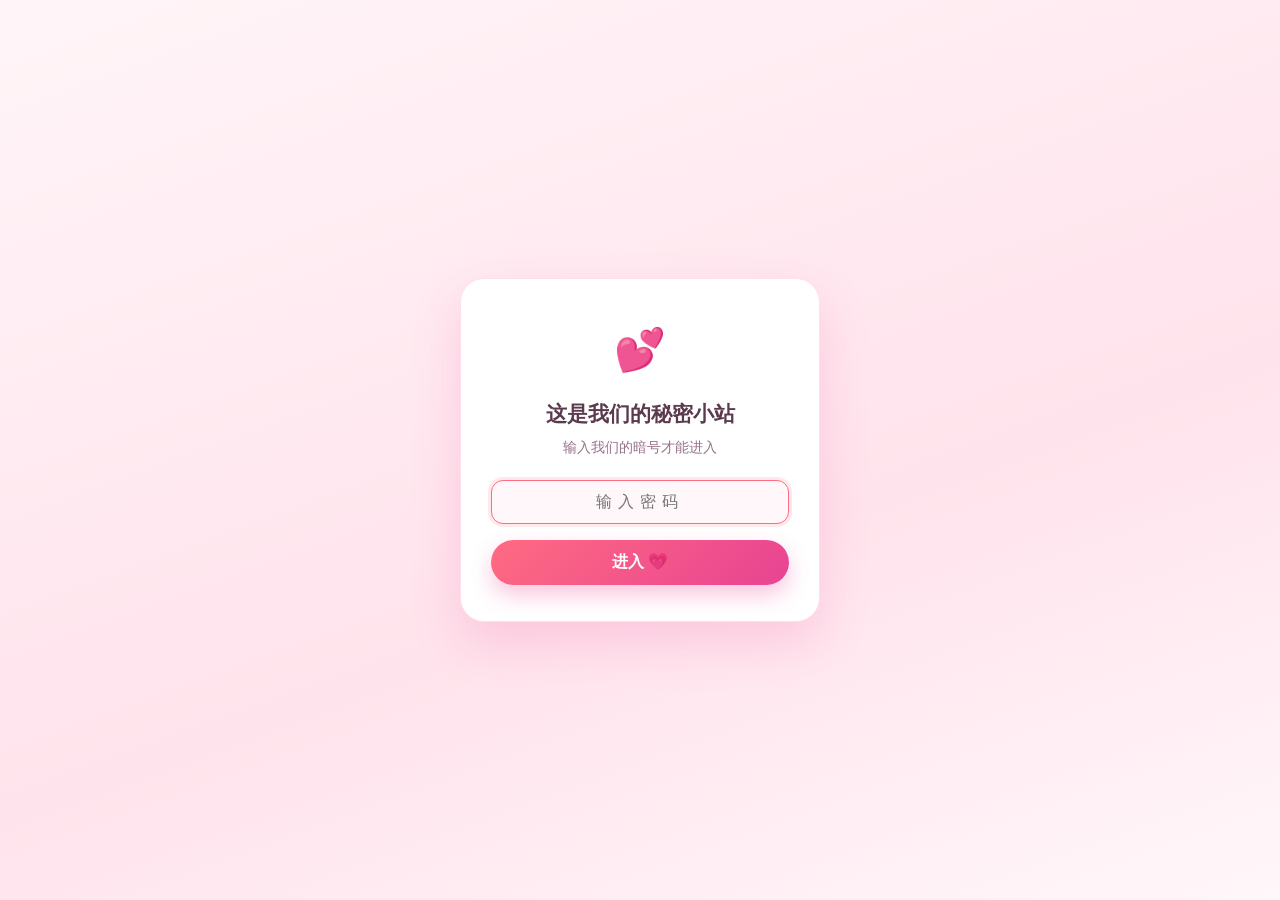
<file: index.html>
<!DOCTYPE html>
<html lang="zh-CN">
<head>
<meta charset="UTF-8">
<meta name="viewport" content="width=device-width, initial-scale=1.0">
<meta name="description" content="记录我们的爱情：两个人的合照、在一起的天数，以及每一次见面的回忆。">
<title>我们的爱情记录 💕</title>
<link rel="icon" href="data:image/svg+xml,<svg xmlns='http://www.w3.org/2000/svg' viewBox='0 0 100 100'><text y='.9em' font-size='90'>💕</text></svg>">
<link rel="stylesheet" href="assets/css/style.css">
</head>
<body data-page="home">

<!-- 密码锁 -->
<div class="lock-screen" id="lockScreen">
  <div class="lock-card">
    <div class="lock-heart">💕</div>
    <h2>这是我们的秘密小站</h2>
    <p class="lock-sub">输入我们的暗号才能进入</p>
    <input type="password" id="lockInput" placeholder="输入密码" maxlength="32" autocomplete="off">
    <button type="button" id="lockBtn">进入 💗</button>
    <p class="lock-error" id="lockError" hidden>密码不对，再想想～</p>
  </div>
</div>

<!-- 顶部导航 -->
<nav class="navbar">
  <div class="nav-inner">
    <a class="brand" href="index.html">💕 我们的记录</a>
    <div class="nav-links">
      <a href="index.html" class="active">首页</a>
      <a href="meetings.html">见面记录</a>
      <a href="gallery.html">图库</a>
      <a href="#" id="lockBtnNav" class="nav-lock" title="锁定网站">🔒</a>
    </div>
  </div>
</nav>

<!-- 首页大标题 -->
<header class="hero">
  <div class="hearts" aria-hidden="true">
    <span>💗</span><span>💕</span><span>💖</span><span>💘</span><span>💝</span><span>❤️</span>
  </div>
  <span class="hero-kicker">记录我们的每一个瞬间</span>
  <h1 class="hero-title">我们的爱情记录</h1>
  <p class="hero-names"><span id="boyName">···</span> 💕 <span id="girlName">···</span></p>
  <p class="hero-since" id="heroSince"></p>

  <div class="hero-counters">
    <div class="counter-card">
      <div class="counter-number" id="togetherDays">--</div>
      <div class="counter-label" id="togetherLabel">我们已经在一起</div>
    </div>
    <div class="counter-card">
      <div class="counter-number" id="nextMilestoneDays">--</div>
      <div class="counter-label" id="nextMilestoneLabel">距离下一个纪念日</div>
    </div>
    <div class="counter-card" id="nextMeetingCard" hidden>
      <div class="counter-number" id="nextMeetingDays">--</div>
      <div class="counter-label">距离下次见面（天）</div>
    </div>
  </div>
</header>

<!-- 关于我们 -->
<section class="section">
  <h2 class="section-title">关于我们</h2>
  <div class="about-grid" id="aboutGrid"></div>
</section>

<!-- 我们的纪念日 -->
<section class="section">
  <h2 class="section-title">我们的纪念日</h2>
  <p class="section-sub">每一个日子，都值得倒数与庆祝</p>
  <div class="birthday-grid" id="birthdayCards"></div>
  <div class="milestone-grid" id="milestoneList"></div>
</section>

<!-- 照片墙 -->
<section class="section">
  <h2 class="section-title">我们的照片墙</h2>
  <p class="section-sub">每一张照片，都是我们的故事</p>
  <div class="gallery" id="usGallery"></div>
  <div class="center"><a class="btn" href="gallery.html">查看全部照片和视频 💕</a></div>
</section>

<!-- 最近的见面 -->
<section class="section">
  <h2 class="section-title">最近的见面</h2>
  <p class="section-sub">每一次见面，都值得被记住</p>
  <div class="meetings-grid" id="recentMeetings"></div>
  <div class="center"><a class="btn" href="meetings.html">查看全部见面记录 💕</a></div>
</section>

<footer class="footer">
  <p>💕 用心记录我们的每一天 💕</p>
  <p id="footerCopy"></p>
</footer>

<script src="assets/js/data.js"></script>
<script src="assets/js/main.js"></script>
</body>
</html>
</file>
<file: assets/css/style.css>
/* ============================================================
 *  全站样式：粉色浪漫风格
 * ============================================================ */

:root {
  --pink-1: #ff8fab;
  --pink-2: #ff6b81;
  --pink-3: #e84393;
  --pink-soft: #ffe3ec;
  --card: rgba(255, 255, 255, 0.88);
  --text: #5b3a4d;
  --text-soft: #96718a;
  --shadow: 0 10px 28px rgba(232, 67, 147, 0.13);
}

* { box-sizing: border-box; margin: 0; padding: 0; }

html { scroll-behavior: smooth; }

body {
  font-family: "PingFang SC", "Hiragino Sans GB", "Microsoft YaHei", "Noto Sans SC", sans-serif;
  color: var(--text);
  line-height: 1.7;
  min-height: 100vh;
  background: linear-gradient(160deg, #fff5f8 0%, #ffeef3 45%, #fff7fa 100%);
}

body::before {
  content: "";
  position: fixed;
  inset: 0;
  z-index: -1;
  background:
    radial-gradient(620px 420px at 8% 18%, rgba(255, 143, 171, 0.18), transparent 60%),
    radial-gradient(560px 400px at 92% 72%, rgba(255, 182, 193, 0.22), transparent 60%);
}

.center { text-align: center; }

/* ---------- 顶部导航 ---------- */
.navbar {
  position: sticky;
  top: 0;
  z-index: 100;
  background: rgba(255, 255, 255, 0.8);
  backdrop-filter: blur(12px);
  -webkit-backdrop-filter: blur(12px);
  box-shadow: 0 2px 14px rgba(232, 67, 147, 0.08);
}
.nav-inner {
  max-width: 1080px;
  margin: 0 auto;
  padding: 13px 20px;
  display: flex;
  align-items: center;
  justify-content: space-between;
}
.brand {
  font-weight: 700;
  font-size: 1.12rem;
  color: var(--pink-3);
  text-decoration: none;
  letter-spacing: 1px;
}
.nav-links a {
  margin-left: 10px;
  padding: 6px 16px;
  border-radius: 999px;
  text-decoration: none;
  color: var(--text-soft);
  font-weight: 600;
  font-size: 0.95rem;
  transition: all 0.2s;
}
.nav-links a:hover { color: var(--pink-3); background: var(--pink-soft); }
.nav-links a.active {
  color: #fff;
  background: linear-gradient(135deg, var(--pink-2), var(--pink-3));
  box-shadow: 0 6px 16px rgba(232, 67, 147, 0.3);
}

/* ---------- 首页大标题 ---------- */
.hero {
  position: relative;
  overflow: hidden;
  text-align: center;
  padding: 84px 20px 66px;
}
.hero-kicker {
  display: inline-block;
  background: #fff;
  border: 1px solid #ffe0ea;
  color: var(--pink-3);
  font-size: 0.85rem;
  padding: 5px 18px;
  border-radius: 999px;
  margin-bottom: 20px;
  box-shadow: var(--shadow);
}
.hero-title {
  font-size: clamp(2rem, 5.2vw, 3.2rem);
  letter-spacing: 3px;
  background: linear-gradient(120deg, #ff758c, #e84393 55%, #ff758c);
  -webkit-background-clip: text;
  background-clip: text;
  color: transparent;
  margin-bottom: 10px;
}
.hero-names { font-size: 1.25rem; font-weight: 600; }
.hero-names span { color: var(--pink-3); }
.hero-since { margin-top: 10px; font-size: 0.95rem; color: var(--text-soft); }
.hero-counters {
  display: flex;
  flex-wrap: wrap;
  justify-content: center;
  gap: 20px;
  margin-top: 40px;
}
.counter-card {
  min-width: 200px;
  padding: 22px 34px;
  border-radius: 22px;
  background: var(--card);
  border: 1px solid #ffe0ea;
  box-shadow: var(--shadow);
  backdrop-filter: blur(6px);
}
.counter-number {
  font-size: 2.5rem;
  font-weight: 800;
  color: var(--pink-2);
  line-height: 1.2;
}
.counter-label { font-size: 0.9rem; color: var(--text-soft); }

/* 飘起来的小爱心 */
.hearts span {
  position: absolute;
  bottom: -40px;
  font-size: 26px;
  opacity: 0;
  animation: floatUp 10s linear infinite;
  pointer-events: none;
}
.hearts span:nth-child(1) { left: 8%;  font-size: 20px; animation-delay: 0s;    animation-duration: 11s; }
.hearts span:nth-child(2) { left: 22%; font-size: 26px; animation-delay: 2.2s;  animation-duration: 13s; }
.hearts span:nth-child(3) { left: 38%; font-size: 30px; animation-delay: 4.6s;  animation-duration: 9s;  }
.hearts span:nth-child(4) { left: 55%; font-size: 24px; animation-delay: 1.3s;  animation-duration: 12s; }
.hearts span:nth-child(5) { left: 72%; font-size: 22px; animation-delay: 3.4s;  animation-duration: 10s; }
.hearts span:nth-child(6) { left: 88%; font-size: 26px; animation-delay: 5.6s;  animation-duration: 13s; }
@keyframes floatUp {
  0%   { transform: translateY(0) rotate(-8deg) scale(0.7); opacity: 0; }
  10%  { opacity: 0.9; }
  50%  { transform: translateY(-45vh) rotate(8deg) scale(1); }
  100% { transform: translateY(-95vh) rotate(-6deg) scale(0.85); opacity: 0; }
}

/* ---------- 通用区块 ---------- */
.section { max-width: 1080px; margin: 0 auto; padding: 52px 20px; }
.section-title {
  text-align: center;
  font-size: 1.75rem;
  letter-spacing: 2px;
  margin-bottom: 6px;
}
.section-title::after {
  content: "💕";
  display: block;
  font-size: 1rem;
  margin-top: 6px;
  opacity: 0.75;
}
.section-sub { text-align: center; color: var(--text-soft); margin-bottom: 34px; }

/* ---------- 关于我们 ---------- */
.about-grid {
  display: grid;
  grid-template-columns: 1fr 1fr;
  gap: 20px;
}
.person-card {
  display: flex;
  flex-direction: column;
  border-radius: 18px;
  overflow: hidden;
  background: var(--card);
  border: 1px solid #ffe0ea;
  box-shadow: var(--shadow);
}
.person-card .photo-card { border-radius: 0; box-shadow: none; }
.person-info { padding: 16px 18px 18px; }
.person-info h3 { font-size: 1.25rem; margin-bottom: 4px; }
.person-line { font-size: 0.92rem; color: var(--text-soft); }
.about-intro {
  grid-column: 1 / -1;
  padding: 22px 26px;
  border-radius: 18px;
  background: var(--card);
  border: 1px solid #ffe0ea;
  box-shadow: var(--shadow);
  color: var(--text-soft);
  font-size: 0.98rem;
}

/* ---------- 纪念日与生日 ---------- */
.birthday-grid {
  display: grid;
  grid-template-columns: repeat(auto-fit, minmax(250px, 1fr));
  gap: 18px;
  margin-bottom: 22px;
}
.birthday-card {
  padding: 20px 22px;
  border-radius: 18px;
  background: linear-gradient(135deg, #ffffff, #fff3f7);
  border: 1px solid #ffe0ea;
  box-shadow: var(--shadow);
}
.birthday-name { font-size: 1.1rem; font-weight: 700; }
.birthday-date { margin-top: 2px; font-size: 0.92rem; color: var(--pink-3); }
.birthday-age { font-size: 0.88rem; color: var(--text-soft); }
.birthday-countdown { margin-top: 12px; font-size: 0.95rem; color: var(--text-soft); }
.birthday-countdown b { margin: 0 4px; font-size: 1.3rem; color: var(--pink-2); }

.milestone-grid {
  display: grid;
  grid-template-columns: repeat(auto-fill, minmax(170px, 1fr));
  gap: 14px;
}
.milestone-chip {
  padding: 16px 14px;
  text-align: center;
  border-radius: 16px;
  background: var(--card);
  border: 1px solid #ffe0ea;
  box-shadow: var(--shadow);
}
.milestone-label { font-weight: 700; }
.milestone-date { margin: 4px 0; font-size: 0.85rem; color: var(--text-soft); }
.milestone-status { font-size: 0.9rem; color: var(--pink-3); }
.milestone-status b { font-size: 1.15rem; color: var(--pink-2); }
.milestone-chip.is-past { opacity: 0.55; }
.milestone-chip.is-today {
  border-color: var(--pink-1);
  background: linear-gradient(135deg, #fff0f5, #ffe3ec);
}

/* ---------- 照片卡片 ---------- */
.photo-card {
  position: relative;
  border-radius: 16px;
  overflow: hidden;
  background: #fff;
  box-shadow: var(--shadow);
}
.photo-card img {
  display: block;
  width: 100%;
  aspect-ratio: 4 / 3;
  object-fit: cover;
  cursor: zoom-in;
  transition: transform 0.35s ease;
}
.photo-card:hover img { transform: scale(1.05); }
.photo-card figcaption {
  position: absolute;
  left: 0;
  right: 0;
  bottom: 0;
  padding: 22px 12px 8px;
  font-size: 0.85rem;
  color: #fff;
  background: linear-gradient(transparent, rgba(0, 0, 0, 0.55));
  pointer-events: none;
}
.photo-card.is-placeholder {
  aspect-ratio: 4 / 3;
  display: flex;
  flex-direction: column;
  align-items: center;
  justify-content: center;
  gap: 8px;
  border: 2px dashed #ffc7d8;
  background: #fff3f7;
  color: #d98ba6;
  font-size: 0.88rem;
}
.photo-card.is-placeholder .placeholder-icon { font-size: 2rem; }

.gallery {
  display: grid;
  grid-template-columns: repeat(auto-fill, minmax(220px, 1fr));
  gap: 18px;
}

/* ---------- 见面记录卡片 ---------- */
.meetings-grid {
  display: grid;
  grid-template-columns: repeat(auto-fill, minmax(280px, 1fr));
  gap: 20px;
}
.meeting-card {
  padding: 20px;
  border-radius: 18px;
  background: var(--card);
  border: 1px solid #ffe0ea;
  box-shadow: var(--shadow);
}
.meeting-times {
  display: inline-block;
  padding: 3px 14px;
  margin-bottom: 10px;
  border-radius: 999px;
  font-size: 0.8rem;
  color: #fff;
  background: linear-gradient(135deg, var(--pink-2), var(--pink-3));
}
.meeting-date { font-size: 0.95rem; font-weight: 700; color: var(--pink-3); }
.meeting-title { font-size: 1.15rem; margin: 4px 0 2px; }
.meeting-location { font-size: 0.9rem; color: var(--text-soft); }
.meeting-desc { margin-top: 8px; font-size: 0.92rem; color: var(--text-soft); }
.meeting-photos {
  display: grid;
  grid-template-columns: repeat(auto-fill, minmax(130px, 1fr));
  gap: 10px;
  margin-top: 14px;
}

/* ---------- 按钮 ---------- */
.btn {
  display: inline-block;
  margin-top: 28px;
  padding: 12px 30px;
  border-radius: 999px;
  text-decoration: none;
  font-weight: 600;
  color: #fff;
  background: linear-gradient(135deg, var(--pink-2), var(--pink-3));
  box-shadow: 0 10px 22px rgba(232, 67, 147, 0.32);
  transition: transform 0.2s, box-shadow 0.2s;
}
.btn:hover { transform: translateY(-2px); box-shadow: 0 14px 26px rgba(232, 67, 147, 0.4); }

/* ---------- 见面记录页 ---------- */
.page-hero { position: relative; overflow: hidden; text-align: center; padding: 64px 20px 8px; }
.page-hero .hero-title { margin-bottom: 4px; }

.stats {
  display: flex;
  flex-wrap: wrap;
  justify-content: center;
  gap: 14px;
  margin-bottom: 38px;
}
.stat {
  min-width: 132px;
  padding: 13px 22px;
  text-align: center;
  border-radius: 15px;
  background: var(--card);
  border: 1px solid #ffe0ea;
  box-shadow: var(--shadow);
}
.stat b { display: block; font-size: 1.45rem; color: var(--pink-2); }
.stat span { font-size: 0.82rem; color: var(--text-soft); }

/* 时间轴 */
.timeline {
  position: relative;
  max-width: 780px;
  margin: 0 auto;
  padding: 8px 0 8px 46px;
}
.timeline::before {
  content: "";
  position: absolute;
  left: 19px;
  top: 10px;
  bottom: 10px;
  width: 3px;
  border-radius: 3px;
  background: linear-gradient(180deg, #ffc7d8, var(--pink-2));
}
.timeline-entry { position: relative; margin-bottom: 30px; }
.timeline-dot {
  position: absolute;
  left: -46px;
  top: 16px;
  width: 40px;
  height: 40px;
  display: flex;
  align-items: center;
  justify-content: center;
  font-size: 1.05rem;
  border-radius: 50%;
  background: #fff;
  border: 2px solid var(--pink-1);
  box-shadow: 0 4px 12px rgba(232, 67, 147, 0.22);
}

/* ---------- 空状态提示 ---------- */
.empty-tip {
  text-align: center;
  padding: 30px 20px;
  border-radius: 16px;
  border: 1px dashed #ffc7d8;
  background: var(--card);
  color: var(--text-soft);
}

/* ---------- 灯箱（点击照片放大） ---------- */
.lightbox {
  position: fixed;
  inset: 0;
  z-index: 999;
  display: flex;
  align-items: center;
  justify-content: center;
  padding: 30px;
  background: rgba(40, 12, 24, 0.88);
  opacity: 0;
  pointer-events: none;
  transition: opacity 0.25s;
}
.lightbox.show { opacity: 1; pointer-events: auto; }
.lightbox-inner { max-width: 92vw; text-align: center; }
.lightbox-inner img {
  max-width: 100%;
  max-height: 78vh;
  border-radius: 12px;
  box-shadow: 0 22px 60px rgba(0, 0, 0, 0.5);
}
.lightbox-inner p { margin-top: 12px; color: #ffd7e4; font-size: 0.95rem; }

/* ---------- 页脚 ---------- */
.footer { text-align: center; padding: 42px 20px 48px; color: var(--text-soft); font-size: 0.9rem; }
.footer p + p { margin-top: 4px; }

/* ---------- 见面记录里的视频缩略图 ---------- */
.photo-card.video-card video {
  display: block;
  width: 100%;
  aspect-ratio: 4 / 3;
  object-fit: cover;
  cursor: pointer;
}
.photo-card .play-icon {
  position: absolute;
  top: 50%;
  left: 50%;
  transform: translate(-50%, -50%);
  width: 42px;
  height: 42px;
  display: flex;
  align-items: center;
  justify-content: center;
  border-radius: 50%;
  background: rgba(0, 0, 0, 0.45);
  color: #fff;
  font-size: 0.9rem;
  padding-left: 3px;
  pointer-events: none;
}

/* ---------- 图库页 ---------- */
.gallery-toolbar {
  display: flex;
  flex-wrap: wrap;
  align-items: center;
  justify-content: space-between;
  gap: 12px;
  margin-bottom: 14px;
}
.filters { display: flex; flex-wrap: wrap; gap: 8px; }
.filter-btn {
  padding: 8px 16px;
  border: 1px solid #ffe0ea;
  border-radius: 999px;
  background: var(--card);
  color: var(--text-soft);
  font-size: 0.9rem;
  font-weight: 600;
  cursor: pointer;
  font-family: inherit;
}
.filter-btn .filter-count {
  display: inline-block;
  min-width: 20px;
  padding: 0 6px;
  margin-left: 4px;
  border-radius: 999px;
  background: var(--pink-soft);
  color: var(--pink-3);
  font-size: 0.78rem;
}
.filter-btn.active {
  color: #fff;
  background: linear-gradient(135deg, var(--pink-2), var(--pink-3));
  border-color: transparent;
}
.filter-btn.active .filter-count { background: rgba(255, 255, 255, 0.3); color: #fff; }

.upload-btn {
  display: inline-block;
  padding: 9px 20px;
  border-radius: 999px;
  color: #fff;
  font-weight: 600;
  font-size: 0.9rem;
  cursor: pointer;
  background: linear-gradient(135deg, var(--pink-2), var(--pink-3));
  box-shadow: 0 8px 18px rgba(232, 67, 147, 0.3);
}
.gallery-notice {
  margin-bottom: 10px;
  padding: 12px 16px;
  border-radius: 14px;
  border: 1px dashed #ffc7d8;
  background: #fff6f9;
  color: var(--text-soft);
  font-size: 0.88rem;
}
.upload-tip {
  margin-bottom: 14px;
  color: var(--pink-3);
  font-size: 0.9rem;
}
.gallery-grid {
  display: grid;
  grid-template-columns: repeat(auto-fill, minmax(180px, 1fr));
  gap: 12px;
}
.gallery-item {
  position: relative;
  margin: 0;
  aspect-ratio: 1 / 1;
  border-radius: 14px;
  overflow: hidden;
  background: #fff;
  box-shadow: var(--shadow);
  cursor: pointer;
}
.gallery-item img,
.gallery-item video {
  display: block;
  width: 100%;
  height: 100%;
  object-fit: cover;
  transition: transform 0.35s ease;
}
.gallery-item:hover img,
.gallery-item:hover video { transform: scale(1.05); }
.gallery-item .play-icon {
  position: absolute;
  top: 50%;
  left: 50%;
  transform: translate(-50%, -50%);
  width: 48px;
  height: 48px;
  display: flex;
  align-items: center;
  justify-content: center;
  border-radius: 50%;
  background: rgba(0, 0, 0, 0.45);
  color: #fff;
  font-size: 1rem;
  padding-left: 4px;
  pointer-events: none;
}
.gallery-item .local-badge {
  position: absolute;
  top: 8px;
  right: 8px;
  padding: 2px 10px;
  border-radius: 999px;
  background: rgba(232, 67, 147, 0.85);
  color: #fff;
  font-size: 0.72rem;
}

/* 灯箱里的视频 */
.lightbox-inner video {
  display: block;
  max-width: 100%;
  max-height: 78vh;
  border-radius: 12px;
  background: #000;
  box-shadow: 0 22px 60px rgba(0, 0, 0, 0.5);
}

@media (max-width: 720px) {
  .gallery-grid { grid-template-columns: repeat(auto-fill, minmax(140px, 1fr)); }
  .gallery-toolbar { justify-content: center; }
}

/* ---------- 密码锁 ---------- */
body.is-locked > *:not(#lockScreen) { display: none !important; }
.lock-screen {
  position: fixed;
  inset: 0;
  z-index: 2000;
  display: flex;
  align-items: center;
  justify-content: center;
  padding: 20px;
  background: linear-gradient(160deg, #fff5f8, #ffe3ec 60%, #fff7fa);
}
.lock-screen.hide { display: none; }
.lock-card {
  width: 100%;
  max-width: 360px;
  padding: 36px 30px;
  border-radius: 24px;
  background: #fff;
  border: 1px solid #ffe0ea;
  box-shadow: 0 20px 50px rgba(232, 67, 147, 0.18);
  text-align: center;
}
.lock-heart { font-size: 2.6rem; }
.lock-card h2 { font-size: 1.3rem; margin: 10px 0 4px; }
.lock-sub { margin-bottom: 20px; color: var(--text-soft); font-size: 0.9rem; }
.lock-card input {
  width: 100%;
  padding: 12px 16px;
  border-radius: 12px;
  border: 1px solid #ffd0dd;
  background: #fff7fa;
  font-size: 1rem;
  text-align: center;
  letter-spacing: 6px;
  outline: none;
  font-family: inherit;
  color: var(--text);
}
.lock-card input:focus {
  border-color: var(--pink-2);
  box-shadow: 0 0 0 3px rgba(255, 107, 129, 0.15);
}
.lock-card button {
  width: 100%;
  margin-top: 16px;
  padding: 12px;
  border: none;
  border-radius: 999px;
  color: #fff;
  font-size: 1rem;
  font-weight: 700;
  cursor: pointer;
  background: linear-gradient(135deg, var(--pink-2), var(--pink-3));
  box-shadow: 0 10px 22px rgba(232, 67, 147, 0.3);
  font-family: inherit;
}
.lock-error { margin-top: 12px; color: var(--pink-2); font-size: 0.88rem; }
.lock-card.shake { animation: shake 0.4s; }
@keyframes shake {
  0%, 100% { transform: translateX(0); }
  25% { transform: translateX(-8px); }
  50% { transform: translateX(8px); }
  75% { transform: translateX(-5px); }
}
.nav-lock {
  margin-left: 10px;
  padding: 6px 12px;
  border-radius: 999px;
  text-decoration: none;
  color: var(--text-soft);
  font-size: 0.95rem;
  border: 1px solid #ffe0ea;
  background: rgba(255, 255, 255, 0.8);
}
.nav-lock:hover { color: var(--pink-3); background: var(--pink-soft); }

/* ---------- 手机适配 ---------- */
@media (max-width: 720px) {
  .about-grid { grid-template-columns: 1fr; }
  .hero { padding: 64px 16px 52px; }
  .section { padding: 42px 16px; }
  .counter-card { min-width: 150px; padding: 18px 22px; }
  .counter-number { font-size: 2rem; }
  .timeline { padding-left: 42px; }
  .timeline-dot { left: -42px; }
}
</file>
